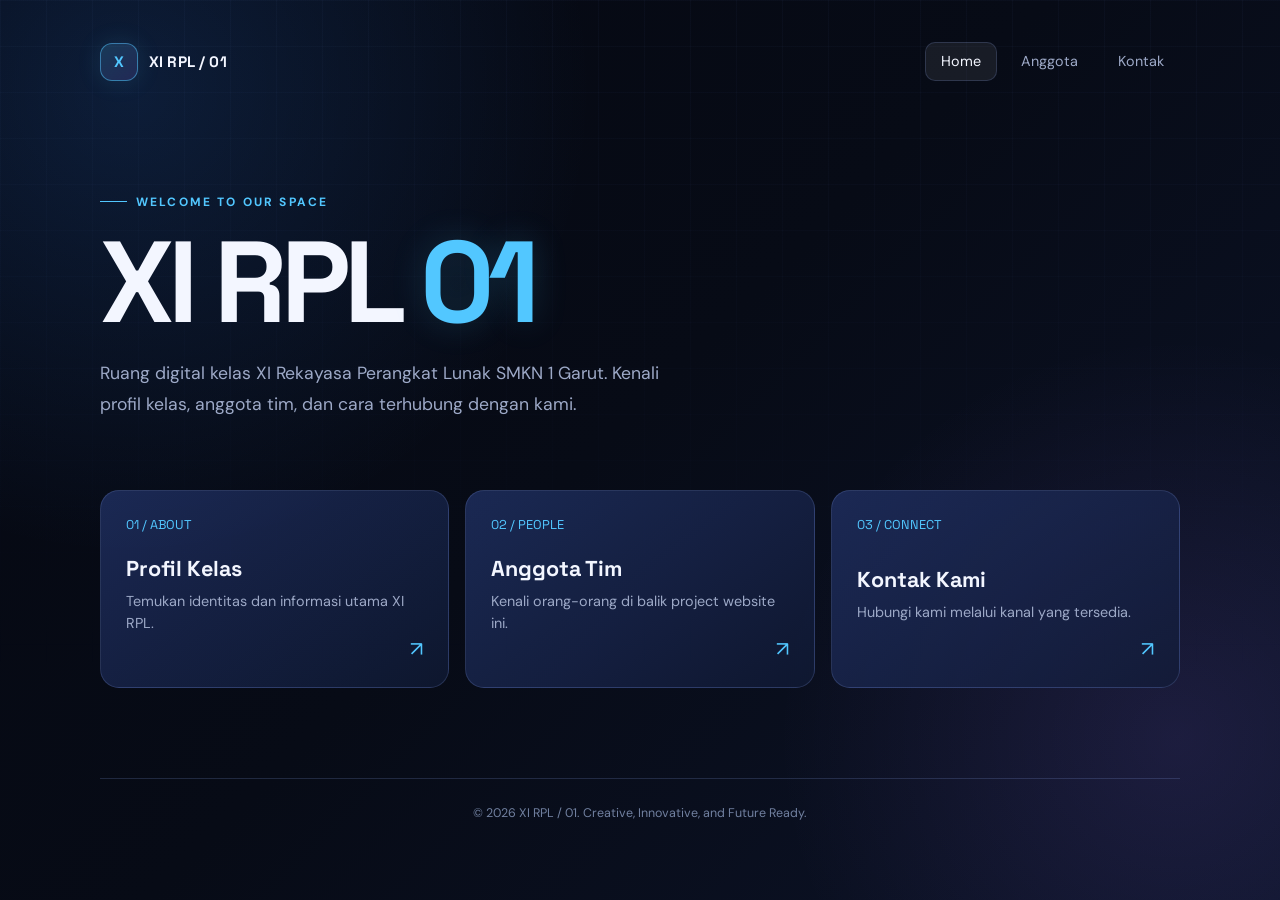
<file: index.html>
<!DOCTYPE html>
<html lang="id">
<head>
    <meta charset="UTF-8">
    <meta name="viewport" content="width=device-width, initial-scale=1.0">
    <meta name="description" content="Beranda website profil kelas XI RPL SMKN 1 Garut.">
    <title>XI RPL / 01 | Beranda</title>
    <link rel="preconnect" href="https://fonts.googleapis.com">
    <link rel="preconnect" href="https://fonts.gstatic.com" crossorigin>
    <link href="https://fonts.googleapis.com/css2?family=DM+Sans:wght@400;500;600;700&family=Space+Grotesk:wght@500;600;700&display=swap" rel="stylesheet">
    <style>
        :root {
            --bg: #070b16;
            --panel: rgba(17, 27, 55, .72);
            --line: rgba(151, 177, 255, .18);
            --text: #f3f6ff;
            --muted: #9da9c7;
            --cyan: #52c7ff;
            --violet: #9c72ff;
        }

        * { box-sizing: border-box; }
        html { scroll-behavior: smooth; }
        body {
            min-width: 320px;
            min-height: 100vh;
            margin: 0;
            color: var(--text);
            background:
                radial-gradient(circle at 12% 10%, rgba(52, 137, 255, .18), transparent 30rem),
                radial-gradient(circle at 88% 82%, rgba(156, 114, 255, .14), transparent 26rem),
                linear-gradient(135deg, #050812 0%, var(--bg) 50%, #0c1328 100%);
            font-family: "DM Sans", sans-serif;
            overflow-x: hidden;
        }

        body::before {
            position: fixed;
            inset: 0;
            z-index: -1;
            content: "";
            background-image: linear-gradient(rgba(255,255,255,.025) 1px, transparent 1px), linear-gradient(90deg, rgba(255,255,255,.025) 1px, transparent 1px);
            background-size: 46px 46px;
            mask-image: linear-gradient(to bottom, black, transparent 80%);
        }

        .site-header, main, footer { width: min(1080px, calc(100% - 40px)); margin: 0 auto; }
        .site-header { padding-top: 42px; }
        .nav { display: flex; align-items: center; justify-content: space-between; gap: 24px; }
        .brand { display: inline-flex; align-items: center; gap: 11px; color: var(--text); font-family: "Space Grotesk", sans-serif; font-weight: 700; text-decoration: none; }
        .brand-mark { display: grid; width: 38px; height: 38px; place-items: center; border: 1px solid rgba(82,199,255,.5); border-radius: 12px; color: var(--cyan); background: linear-gradient(145deg, rgba(82,199,255,.18), rgba(156,114,255,.15)); }
        .nav-list { display: flex; gap: 8px; margin: 0; padding: 0; list-style: none; }
        .nav-list a { display: block; padding: 9px 15px; border: 1px solid transparent; border-radius: 10px; color: var(--muted); font-size: .9rem; text-decoration: none; transition: .25s ease; }
        .nav-list a:hover, .nav-list a[aria-current="page"] { border-color: var(--line); color: var(--text); background: rgba(255,255,255,.07); }

        .hero { max-width: 760px; padding: 105px 0 70px; animation: rise .75s ease both; }
        .eyebrow { display: inline-flex; align-items: center; gap: 9px; margin: 0 0 20px; color: var(--cyan); font-size: .75rem; font-weight: 700; letter-spacing: .18em; text-transform: uppercase; }
        .eyebrow::before { width: 27px; height: 1px; content: ""; background: var(--cyan); }
        h1 { max-width: 720px; margin: 0 0 23px; font-family: "Space Grotesk", sans-serif; font-size: clamp(3.4rem, 9vw, 7.5rem); line-height: .92; letter-spacing: -.055em; }
        h1 span { color: var(--cyan); text-shadow: 0 0 35px rgba(82,199,255,.2); }
        .hero-copy { max-width: 570px; margin: 0; color: var(--muted); font-size: 1.1rem; line-height: 1.75; }

        .destination-grid { display: grid; grid-template-columns: repeat(3, 1fr); gap: 16px; padding-bottom: 90px; animation: rise .8s .12s ease both; }
        .destination { display: flex; min-height: 190px; flex-direction: column; justify-content: space-between; padding: 25px; border: 1px solid var(--line); border-radius: 19px; color: var(--text); background: linear-gradient(145deg, rgba(35,52,107,.72), var(--panel)); text-decoration: none; transition: transform .3s ease, border-color .3s ease, box-shadow .3s ease; }
        .destination:hover, .destination:focus-visible { transform: translateY(-7px); border-color: rgba(82,199,255,.55); box-shadow: 0 20px 45px rgba(0,0,0,.28); outline: none; }
        .destination-number { color: var(--cyan); font-family: "Space Grotesk", sans-serif; font-size: .8rem; }
        .destination h2 { margin: 22px 0 8px; font-family: "Space Grotesk", sans-serif; font-size: 1.35rem; }
        .destination p { margin: 0; color: var(--muted); font-size: .9rem; line-height: 1.55; }
        .destination-arrow { align-self: flex-end; color: var(--cyan); font-size: 1.3rem; }
        footer { padding: 26px 0 32px; border-top: 1px solid var(--line); color: #7180a0; font-size: .78rem; text-align: center; }
        @keyframes rise { from { opacity: 0; transform: translateY(18px); } to { opacity: 1; transform: translateY(0); } }

        @media (max-width: 650px) {
            .site-header, main, footer { width: min(100% - 30px, 460px); }
            .site-header { padding-top: 20px; }
            .nav { align-items: flex-start; flex-direction: column; gap: 16px; }
            .nav-list { width: 100%; justify-content: space-between; }
            .nav-list a { padding: 8px 10px; font-size: .82rem; }
            .hero { padding: 70px 0 48px; }
            h1 { font-size: clamp(3.1rem, 16vw, 5rem); }
            .destination-grid { grid-template-columns: 1fr; padding-bottom: 55px; }
        }
        @media (prefers-reduced-motion: reduce) { *, *::before, *::after { animation-duration: .01ms !important; transition-duration: .01ms !important; } }
    </style>
    <link rel="stylesheet" href="styles.css">
</head>
<body>
    <header class="site-header">
        <nav class="nav" aria-label="Navigasi utama">
            <a class="brand" href="index.html" aria-label="Beranda XI RPL">
                <span class="brand-mark" aria-hidden="true">X</span>
                <span>XI RPL / 01</span>
            </a>
            <ul class="nav-list">
                <li><a href="index.html" aria-current="page">Home</a></li>
                <li><a href="anggota.html">Anggota</a></li>
                <li><a href="kontak.html">Kontak</a></li>
            </ul>
        </nav>
    </header>

    <main>
        <section class="hero" aria-labelledby="page-title">
            <p class="eyebrow">Welcome to our space</p>
            <h1 id="page-title">XI RPL <span>01</span></h1>
            <p class="hero-copy">Ruang digital kelas XI Rekayasa Perangkat Lunak SMKN 1 Garut. Kenali profil kelas, anggota tim, dan cara terhubung dengan kami.</p>
        </section>

        <section class="destination-grid" aria-label="Menu utama">
            <a class="destination" href="profil.html">
                <span class="destination-number">01 / ABOUT</span>
                <div><h2>Profil Kelas</h2><p>Temukan identitas dan informasi utama XI RPL.</p></div>
                <span class="destination-arrow" aria-hidden="true">↗</span>
            </a>
            <a class="destination" href="anggota.html">
                <span class="destination-number">02 / PEOPLE</span>
                <div><h2>Anggota Tim</h2><p>Kenali orang-orang di balik project website ini.</p></div>
                <span class="destination-arrow" aria-hidden="true">↗</span>
            </a>
            <a class="destination" href="kontak.html">
                <span class="destination-number">03 / CONNECT</span>
                <div><h2>Kontak Kami</h2><p>Hubungi kami melalui kanal yang tersedia.</p></div>
                <span class="destination-arrow" aria-hidden="true">↗</span>
            </a>
        </section>
    </main>

    <footer>© 2026 XI RPL / 01. Creative, Innovative, and Future Ready.</footer>
</body>
</html>
</file>
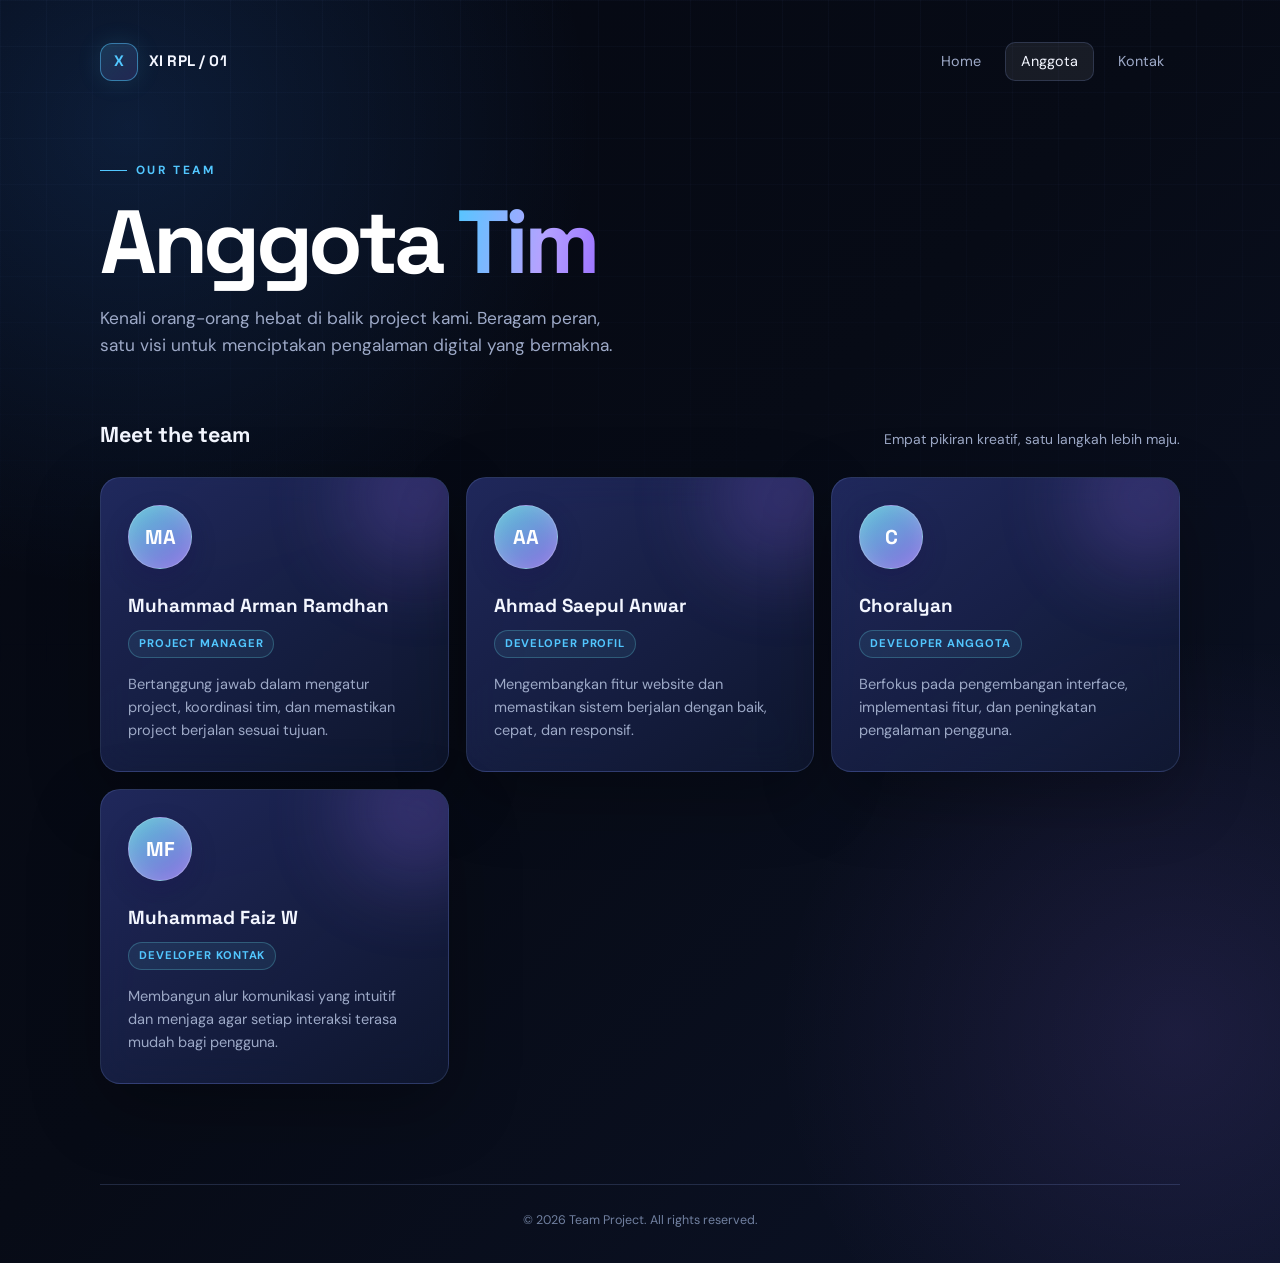
<file: anggota.html>
<!DOCTYPE html>
<html lang="id">
<head>
	<meta charset="UTF-8">
	<meta name="viewport" content="width=device-width, initial-scale=1.0">
	<meta name="description" content="Kenali anggota tim di balik project website XI RPL.">
	<title>Anggota Tim | Team Project</title>
	<link rel="preconnect" href="https://fonts.googleapis.com">
	<link rel="preconnect" href="https://fonts.gstatic.com" crossorigin>
	<link href="https://fonts.googleapis.com/css2?family=DM+Sans:wght@400;500;600;700&family=Space+Grotesk:wght@500;600;700&display=swap" rel="stylesheet">
	<style>
		:root {
			--ink: #f3f6ff;
			--muted: #9da9c7;
			--navy: #070b16;
			--panel: rgba(17, 27, 55, 0.68);
			--line: rgba(151, 177, 255, 0.17);
			--cyan: #52c7ff;
			--violet: #9c72ff;
			--pink: #9c72ff;
			--shadow: 0 24px 70px rgba(0, 0, 0, 0.28);
		}

		* { box-sizing: border-box; }

		html { scroll-behavior: smooth; }

		body {
			min-width: 320px;
			margin: 0;
			color: var(--ink);
			background:
				radial-gradient(circle at 10% 10%, rgba(52, 137, 255, 0.16), transparent 29rem),
				radial-gradient(circle at 92% 82%, rgba(156, 114, 255, 0.12), transparent 25rem),
				linear-gradient(135deg, #050812 0%, var(--navy) 48%, #0c1328 100%);
			font-family: "DM Sans", sans-serif;
			line-height: 1.6;
			overflow-x: hidden;
		}

		body::before {
			position: fixed;
			inset: 0;
			z-index: -3;
			content: "";
			background-image: linear-gradient(rgba(132, 163, 241, 0.035) 1px, transparent 1px),
				linear-gradient(90deg, rgba(132, 163, 241, 0.035) 1px, transparent 1px);
			background-size: 46px 46px;
			mask-image: linear-gradient(to bottom, black, transparent 78%);
		}

		body::after {
			position: fixed;
			inset: 0;
			z-index: -2;
			pointer-events: none;
			content: "";
			opacity: 0.18;
			opacity: 0;
		}

		.blob {
			position: absolute;
			z-index: -1;
			border-radius: 50%;
			filter: blur(4px);
			opacity: 0.5;
			pointer-events: none;
		}

		.blob-one { top: 180px; left: -110px; width: 270px; height: 270px; background: #493aab; }
		.blob-two { top: 470px; right: -100px; width: 250px; height: 250px; background: #166c91; }

		.site-header {
			width: min(100%, 1080px);
			margin: 0 auto;
			padding: 48px 0 0;
			animation: rise-in .7s ease both;
		}

		.nav {
			display: flex;
			align-items: center;
			justify-content: space-between;
			gap: 24px;
		}

		.brand {
			display: inline-flex;
			align-items: center;
			gap: 11px;
			color: var(--ink);
			font-family: "Space Grotesk", sans-serif;
			font-size: 1.05rem;
			font-weight: 700;
			letter-spacing: .01em;
			text-decoration: none;
		}

		.brand-mark {
			display: grid;
			width: 35px;
			height: 35px;
			place-items: center;
			border: 1px solid rgba(255,255,255,.25);
			border-radius: 11px;
			color: var(--navy);
			background: linear-gradient(145deg, var(--cyan), var(--violet));
			box-shadow: 0 5px 22px rgba(104, 228, 242, .23);
			font-family: "Space Grotesk", sans-serif;
		}

		.nav-list {
			display: flex;
			gap: 8px;
			margin: 0;
			padding: 0;
			list-style: none;
		}

		.nav-list a {
			display: block;
			padding: 9px 15px;
			border: 1px solid transparent;
			border-radius: 10px;
			color: var(--muted);
			font-size: .9rem;
			text-decoration: none;
			transition: color .3s ease, background .3s ease, border-color .3s ease;
		}

		.nav-list a:hover,
		.nav-list a[aria-current="page"] {
			border-color: var(--line);
			color: var(--ink);
			background: rgba(255,255,255,.07);
		}

		main { width: min(1120px, calc(100% - 40px)); margin: 0 auto; }

		.hero {
			position: relative;
			max-width: 750px;
			padding: 72px 0 58px;
			animation: rise-in .8s .08s ease both;
		}

		.eyebrow {
			display: inline-flex;
			align-items: center;
			gap: 9px;
			margin: 0 0 19px;
			color: var(--cyan);
			font-size: .74rem;
			font-weight: 700;
			letter-spacing: .2em;
		}

		.eyebrow::before {
			width: 27px;
			height: 1px;
			content: "";
			background: var(--cyan);
		}

		h1, h2, p { margin-top: 0; }

		h1 {
			max-width: 700px;
			margin-bottom: 18px;
			color: white;
			font-family: "Space Grotesk", sans-serif;
			font-size: clamp(3rem, 7vw, 5.9rem);
			line-height: .98;
			letter-spacing: -.05em;
		}

		h1 span {
			color: transparent;
			background: linear-gradient(100deg, var(--cyan), #b4a2ff 60%, var(--pink));
			background-clip: text;
			-webkit-background-clip: text;
		}

		.hero-copy { max-width: 520px; margin-bottom: 0; color: var(--muted); font-size: 1.08rem; }

		.team-section { padding-bottom: 100px; }

		.section-heading {
			display: flex;
			align-items: end;
			justify-content: space-between;
			gap: 20px;
			margin-bottom: 24px;
		}

		.section-heading h2 { margin-bottom: 0; font-family: "Space Grotesk", sans-serif; font-size: 1.35rem; }
		.section-heading p { margin-bottom: 2px; color: var(--muted); font-size: .87rem; }

		.team-grid {
			display: grid;
			grid-template-columns: repeat(3, minmax(0, 1fr));
			gap: 17px;
		}

		.member-card {
			position: relative;
			min-height: 295px;
			padding: 27px;
			overflow: hidden;
			border: 1px solid var(--line);
			border-radius: 20px;
			background: linear-gradient(145deg, rgba(42, 52, 119, .72), var(--panel));
			box-shadow: var(--shadow);
			backdrop-filter: blur(18px);
			transition: transform .3s ease, border-color .3s ease, box-shadow .3s ease;
			animation: card-in .7s ease both;
		}

		.member-card:nth-child(2) { animation-delay: .12s; }
		.member-card:nth-child(3) { animation-delay: .24s; }
		.member-card:nth-child(4) { animation-delay: .36s; }

		.member-card::before {
			position: absolute;
			top: -55px;
			right: -45px;
			width: 150px;
			height: 150px;
			border-radius: 50%;
			content: "";
			background: var(--violet);
			filter: blur(42px);
			opacity: .23;
			transition: opacity .3s ease;
		}

		.member-card:hover {
			border-color: rgba(104, 228, 242, .56);
			box-shadow: 0 26px 65px rgba(5, 5, 25, .42), 0 0 26px rgba(104, 228, 242, .1);
			transform: translateY(-8px);
		}

		.member-card:hover::before { opacity: .5; }

		.avatar {
			display: grid;
			width: 64px;
			height: 64px;
			margin-bottom: 22px;
			place-items: center;
			border: 1px solid rgba(255,255,255,.28);
			border-radius: 50%;
			color: #fff;
			background: linear-gradient(145deg, rgba(104, 228, 242, .82), rgba(156, 124, 255, .82));
			box-shadow: inset 0 0 18px rgba(255,255,255,.18), 0 10px 24px rgba(25, 16, 81, .3);
			font-family: "Space Grotesk", sans-serif;
			font-size: 1.25rem;
			font-weight: 700;
		}

		.member-card h3 { position: relative; margin-bottom: 8px; font-family: "Space Grotesk", sans-serif; font-size: 1.18rem; }

		.role {
			display: inline-block;
			margin-bottom: 15px;
			padding: 4px 10px;
			border: 1px solid rgba(104, 228, 242, .25);
			border-radius: 100px;
			color: var(--cyan);
			background: rgba(104, 228, 242, .08);
			font-size: .7rem;
			font-weight: 700;
			letter-spacing: .08em;
			text-transform: uppercase;
		}

		.member-card p { position: relative; margin-bottom: 0; color: var(--muted); font-size: .91rem; }

		footer {
			padding: 25px 20px;
			border-top: 1px solid var(--line);
			color: #7f8daf;
			font-size: .78rem;
			text-align: center;
		}

		@keyframes rise-in { from { opacity: 0; transform: translateY(18px); } to { opacity: 1; transform: translateY(0); } }
		@keyframes card-in { from { opacity: 0; transform: translateY(24px); } to { opacity: 1; transform: translateY(0); } }

		@media (max-width: 820px) {
			.team-grid { grid-template-columns: repeat(2, minmax(0, 1fr)); }
			.hero { padding-top: 58px; }
		}

		@media (max-width: 560px) {
			.site-header, main { width: min(100% - 30px, 460px); }
			.site-header { padding-top: 18px; }
			.nav { align-items: flex-start; flex-direction: column; gap: 16px; }
			.nav-list { width: 100%; justify-content: space-between; }
			.nav-list a { padding: 8px 10px; font-size: .82rem; }
			.hero { padding: 57px 0 48px; }
			h1 { font-size: clamp(2.85rem, 16vw, 4.4rem); }
			.hero-copy { font-size: .98rem; }
			.section-heading { align-items: flex-start; flex-direction: column; gap: 7px; }
			.team-grid { grid-template-columns: 1fr; }
			.member-card { min-height: 0; }
		}

		@media (prefers-reduced-motion: reduce) {
			*, *::before, *::after { scroll-behavior: auto !important; animation-duration: .01ms !important; transition-duration: .01ms !important; }
		}

		/* Shared contact-page theme */
		body {
			color: #f3f6ff;
			background:
				radial-gradient(circle at 10% 10%, rgba(52, 137, 255, 0.16), transparent 29rem),
				radial-gradient(circle at 92% 82%, rgba(156, 114, 255, 0.12), transparent 25rem),
				linear-gradient(135deg, #050812 0%, #070b16 48%, #0c1328 100%);
		}

		body::before {
			background: linear-gradient(rgba(132, 163, 241, 0.035) 1px, transparent 1px),
				linear-gradient(90deg, rgba(132, 163, 241, 0.035) 1px, transparent 1px);
			background-size: 46px 46px;
			mask-image: linear-gradient(to bottom, black, transparent 78%);
		}

		body::after,
		.blob {
			display: none;
		}

		.site-header {
			width: min(100%, 1080px);
			padding: 48px 0 0;
		}

		.brand {
			color: #f3f6ff;
			font-size: .95rem;
			font-weight: 600;
			letter-spacing: .04em;
		}

		.brand-mark {
			width: 38px;
			height: 38px;
			border-color: rgba(82, 199, 255, 0.5);
			border-radius: 12px;
			color: #52c7ff;
			background: linear-gradient(145deg, rgba(82, 199, 255, 0.18), rgba(156, 114, 255, 0.15));
			box-shadow: 0 0 24px rgba(82, 199, 255, 0.13);
		}

		.nav-list a:hover,
		.nav-list a[aria-current="page"] {
			border-color: rgba(151, 177, 255, 0.17);
			color: #f3f6ff;
		}
	</style>
	<link rel="stylesheet" href="styles.css">
</head>
<body>
	<div class="blob blob-one" aria-hidden="true"></div>
	<div class="blob blob-two" aria-hidden="true"></div>

	<header class="site-header">
		<nav class="nav" aria-label="Navigasi utama">
			<a class="brand" href="index.html">
				<span class="brand-mark" aria-hidden="true">X</span>
				<span>XI RPL / 01</span>
			</a>
			<ul class="nav-list">
				<li><a href="index.html">Home</a></li>
				<li><a href="anggota.html" aria-current="page">Anggota</a></li>
				<li><a href="kontak.html">Kontak</a></li>
			</ul>
		</nav>
	</header>

	<main>
		<section class="hero" aria-labelledby="page-title">
			<p class="eyebrow">OUR TEAM</p>
			<h1 id="page-title">Anggota <span>Tim</span></h1>
			<p class="hero-copy">Kenali orang-orang hebat di balik project kami. Beragam peran, satu visi untuk menciptakan pengalaman digital yang bermakna.</p>
		</section>

		<section class="team-section" aria-labelledby="team-heading">
			<div class="section-heading">
				<h2 id="team-heading">Meet the team</h2>
				<p>Empat pikiran kreatif, satu langkah lebih maju.</p>
			</div>
			<div class="team-grid">
				<article class="member-card">
					<div class="avatar" aria-hidden="true">MA</div>
					<h3>Muhammad Arman Ramdhan</h3>
					<span class="role">Project Manager</span>
					<p>Bertanggung jawab dalam mengatur project, koordinasi tim, dan memastikan project berjalan sesuai tujuan.</p>
				</article>
				<article class="member-card">
					<div class="avatar" aria-hidden="true">AA</div>
					<h3>Ahmad Saepul Anwar</h3>
					<span class="role">Developer Profil</span>
					<p>Mengembangkan fitur website dan memastikan sistem berjalan dengan baik, cepat, dan responsif.</p>
				</article>
				<article class="member-card">
					<div class="avatar" aria-hidden="true">C</div>
					<h3>Choralyan</h3>
					<span class="role">Developer Anggota</span>
					<p>Berfokus pada pengembangan interface, implementasi fitur, dan peningkatan pengalaman pengguna.</p>
				</article>
				<article class="member-card">
					<div class="avatar" aria-hidden="true">MF</div>
					<h3>Muhammad Faiz W</h3>
					<span class="role">Developer Kontak</span>
					<p>Membangun alur komunikasi yang intuitif dan menjaga agar setiap interaksi terasa mudah bagi pengguna.</p>
				</article>
			</div>
		</section>
	</main>

	<footer>© 2026 Team Project. All rights reserved.</footer>
</body>
</html>
</file>
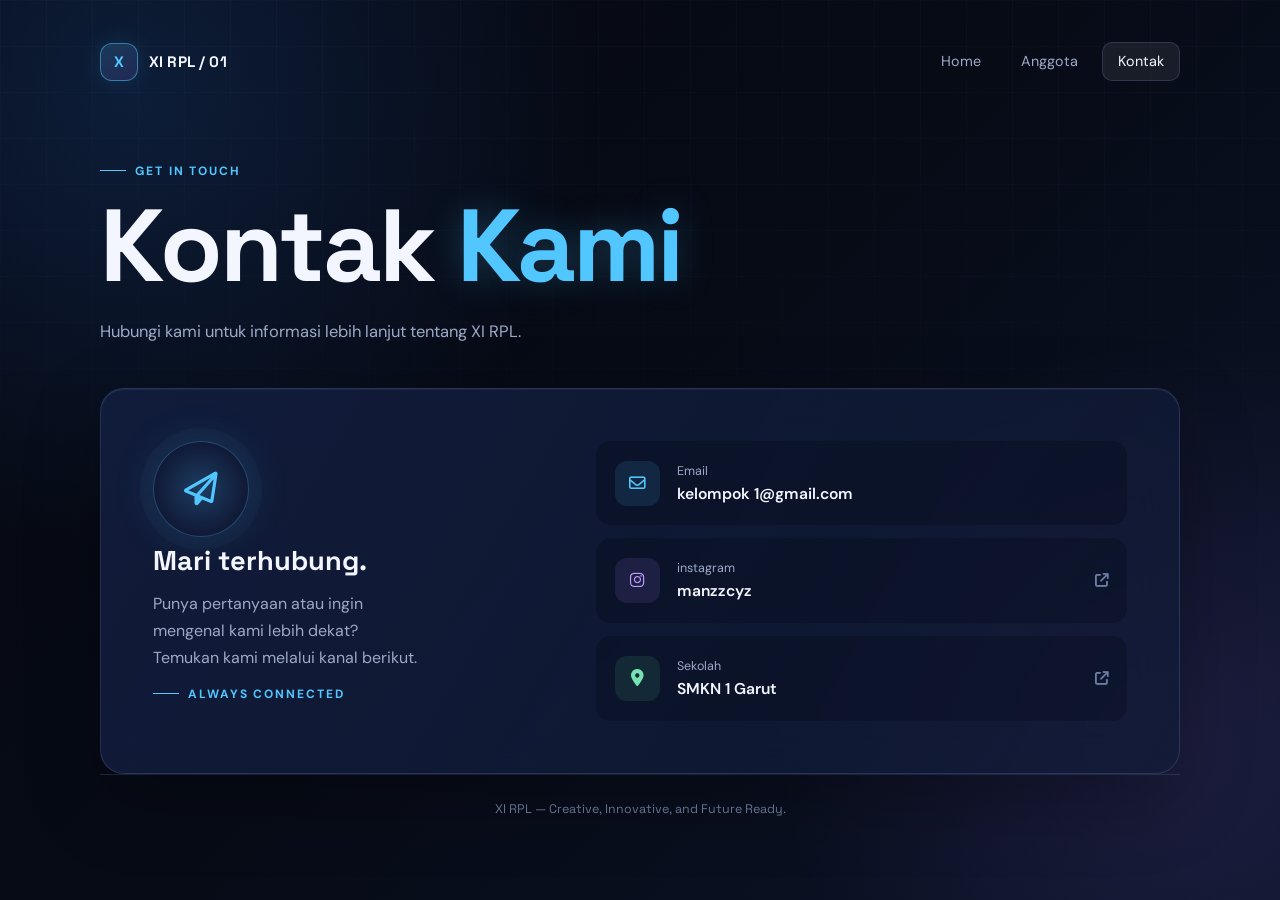
<file: kontak.html>
<!DOCTYPE html>
<html lang="id">
<head>
	<meta charset="UTF-8">
	<meta name="viewport" content="width=device-width, initial-scale=1.0">
	<meta name="description" content="Halaman kontak XI RPL SMKN 1 Garut.">
	<title>Kontak Kami | XI RPL SMKN 1 Garut</title>

	<link rel="preconnect" href="https://fonts.googleapis.com">
	<link rel="preconnect" href="https://fonts.gstatic.com" crossorigin>
	<link href="https://fonts.googleapis.com/css2?family=DM+Sans:wght@400;500;600;700&family=Space+Grotesk:wght@500;600;700&display=swap" rel="stylesheet">
	<link rel="stylesheet" href="https://cdnjs.cloudflare.com/ajax/libs/font-awesome/6.5.2/css/all.min.css">

	<style>
		:root {
			--ink: #070b16;
			--navy: #0d1630;
			--panel: rgba(17, 27, 55, 0.68);
			--line: rgba(151, 177, 255, 0.17);
			--text: #f3f6ff;
			--muted: #9da9c7;
			--blue: #52c7ff;
			--blue-deep: #3489ff;
			--violet: #9c72ff;
		}

		* { box-sizing: border-box; }

		html { scroll-behavior: smooth; }

		body {
			min-height: 100vh;
			margin: 0;
			color: var(--text);
			background:
				radial-gradient(circle at 10% 10%, rgba(52, 137, 255, 0.16), transparent 29rem),
				radial-gradient(circle at 92% 82%, rgba(156, 114, 255, 0.12), transparent 25rem),
				linear-gradient(135deg, #050812 0%, var(--ink) 48%, #0c1328 100%);
			font-family: "DM Sans", sans-serif;
			overflow-x: hidden;
		}

		body::before {
			position: fixed;
			inset: 0;
			z-index: -1;
			background-image: linear-gradient(rgba(132, 163, 241, 0.035) 1px, transparent 1px),
				linear-gradient(90deg, rgba(132, 163, 241, 0.035) 1px, transparent 1px);
			background-size: 46px 46px;
			content: "";
			mask-image: linear-gradient(to bottom, black, transparent 78%);
		}

		.page-shell {
			display: flex;
			min-height: 100vh;
			align-items: center;
			justify-content: center;
			padding: 48px 20px;
		}

		.contact-wrap { width: min(100%, 1080px); }

		.topbar {
			margin-bottom: 74px;
			animation: rise 0.7s ease both;
		}

		.nav {
			display: flex;
			align-items: center;
			justify-content: space-between;
			gap: 24px;
		}

		.brand {
			display: inline-flex;
			gap: 12px;
			align-items: center;
			color: var(--text);
			font-family: "Space Grotesk", sans-serif;
			font-size: 0.95rem;
			font-weight: 600;
			letter-spacing: 0.04em;
			text-decoration: none;
		}

		.nav-list {
			display: flex;
			gap: 8px;
			margin: 0;
			padding: 0;
			list-style: none;
		}

		.nav-list a {
			display: block;
			padding: 9px 15px;
			border: 1px solid transparent;
			border-radius: 10px;
			color: var(--muted);
			font-size: .9rem;
			text-decoration: none;
			transition: color .3s ease, background .3s ease, border-color .3s ease;
		}

		.nav-list a:hover,
		.nav-list a[aria-current="page"] {
			border-color: var(--line);
			color: var(--text);
			background: rgba(255,255,255,.07);
		}

		.brand-mark {
			display: grid;
			width: 38px;
			height: 38px;
			place-items: center;
			border: 1px solid rgba(82, 199, 255, 0.5);
			border-radius: 12px;
			color: var(--blue);
			background: linear-gradient(145deg, rgba(82, 199, 255, 0.18), rgba(156, 114, 255, 0.15));
			box-shadow: 0 0 24px rgba(82, 199, 255, 0.13);
		}

		.status {
			display: inline-flex;
			gap: 8px;
			align-items: center;
			color: var(--muted);
			font-size: 0.78rem;
		}

		.status::before {
			width: 7px;
			height: 7px;
			border-radius: 50%;
			background: #67e8a4;
			box-shadow: 0 0 12px #67e8a4;
			content: "";
		}

		.hero {
			max-width: 690px;
			margin-bottom: 42px;
			animation: rise 0.8s 0.1s ease both;
		}

		.eyebrow {
			display: inline-flex;
			gap: 9px;
			align-items: center;
			margin: 0 0 19px;
			color: var(--blue);
			font-size: 0.75rem;
			font-weight: 700;
			letter-spacing: 0.16em;
			text-transform: uppercase;
		}

		.eyebrow::before { width: 26px; height: 1px; background: var(--blue); content: ""; }

		h1 {
			max-width: 650px;
			margin: 0;
			font-family: "Space Grotesk", sans-serif;
			font-size: clamp(3.1rem, 8vw, 6.7rem);
			line-height: 0.94;
			letter-spacing: -0.03em;
		}

		h1 span {
			color: var(--blue);
			text-shadow: 0 0 35px rgba(82, 199, 255, 0.26);
		}

		.subtitle {
			max-width: 475px;
			margin: 24px 0 0;
			color: var(--muted);
			font-size: 1.03rem;
			line-height: 1.7;
		}

		.contact-card {
			display: grid;
			grid-template-columns: 0.85fr 1.15fr;
			gap: 50px;
			padding: clamp(25px, 5vw, 52px);
			border: 1px solid var(--line);
			border-radius: 24px;
			background: linear-gradient(120deg, rgba(19, 31, 65, 0.84), var(--panel));
			box-shadow: 0 26px 75px rgba(0, 0, 0, 0.28), inset 0 1px rgba(255, 255, 255, 0.05);
			backdrop-filter: blur(22px);
			animation: rise 0.8s 0.2s ease both;
		}

		.card-intro {
			display: flex;
			flex-direction: column;
			justify-content: space-between;
			min-height: 280px;
		}

		.card-intro h2 { margin: 0 0 12px; font-family: "Space Grotesk", sans-serif; font-size: 1.7rem; }
		.card-intro p { max-width: 270px; margin: 0; color: var(--muted); line-height: 1.7; }

		.orbit {
			display: grid;
			width: 96px;
			height: 96px;
			margin-bottom: 6px;
			place-items: center;
			border: 1px solid rgba(82, 199, 255, 0.28);
			border-radius: 50%;
			color: var(--blue);
			font-size: 2.1rem;
			background: radial-gradient(circle, rgba(82, 199, 255, 0.2), transparent 68%);
			box-shadow: 0 0 0 13px rgba(82, 199, 255, 0.035), 0 0 45px rgba(82, 199, 255, 0.12);
		}

		.contact-list { display: grid; gap: 13px; }

		.contact-item {
			display: flex;
			min-height: 82px;
			gap: 17px;
			align-items: center;
			padding: 16px 18px;
			border: 1px solid transparent;
			border-radius: 15px;
			color: var(--text);
			background: rgba(5, 10, 25, 0.34);
			text-decoration: none;
			transition: border-color 0.25s ease, background 0.25s ease, transform 0.25s ease, box-shadow 0.25s ease;
		}

		.contact-item:hover, .contact-item:focus-visible {
			border-color: rgba(82, 199, 255, 0.42);
			background: rgba(32, 55, 108, 0.44);
			box-shadow: 0 10px 26px rgba(0, 0, 0, 0.18);
			outline: none;
			transform: translateY(-3px);
		}

		.icon-box {
			display: grid;
			width: 45px;
			height: 45px;
			flex: 0 0 45px;
			place-items: center;
			border-radius: 12px;
			color: var(--blue);
			background: rgba(82, 199, 255, 0.11);
			font-size: 1.05rem;
		}

		.contact-item:nth-child(2) .icon-box { color: #c09cff; background: rgba(156, 114, 255, 0.12); }
		.contact-item:nth-child(3) .icon-box { color: #75e3b1; background: rgba(103, 232, 164, 0.1); }
		.contact-copy { min-width: 0; }
		.contact-label { display: block; margin-bottom: 4px; color: var(--muted); font-size: 0.78rem; }
		.contact-value { display: block; overflow: hidden; font-size: 0.98rem; font-weight: 600; text-overflow: ellipsis; white-space: nowrap; }
		.arrow { margin-left: auto; color: #6d7da5; font-size: 0.84rem; }

		.signature {
			margin: 31px 0 0;
			color: #8190b3;
			font-family: "Space Grotesk", sans-serif;
			font-size: 0.84rem;
			letter-spacing: 0.08em;
			text-align: center;
		}

		@keyframes rise { from { opacity: 0; transform: translateY(18px); } to { opacity: 1; transform: translateY(0); } }
		@media (max-width: 700px) {
			.page-shell { padding: 28px 17px 36px; align-items: flex-start; }
			.topbar { margin-bottom: 62px; }
			.status { display: none; }
			.nav { align-items: flex-start; flex-direction: column; gap: 16px; }
			.nav-list { width: 100%; justify-content: space-between; }
			.nav-list a { padding: 8px 10px; font-size: .82rem; }
			.contact-card { grid-template-columns: 1fr; gap: 30px; }
			.card-intro { min-height: auto; gap: 24px; }
			.orbit { width: 72px; height: 72px; font-size: 1.55rem; }
			.contact-item { padding: 14px; }
		}
		@media (prefers-reduced-motion: reduce) {
			*, *::before, *::after { animation-duration: 0.01ms !important; transition-duration: 0.01ms !important; }
		}
	</style>
	<link rel="stylesheet" href="styles.css">
</head>
<body>
	<main class="page-shell">
		<div class="contact-wrap">
			<header class="topbar">
				<nav class="nav" aria-label="Navigasi utama">
					<a class="brand" href="index.html" aria-label="Kembali ke beranda XI RPL">
						<span class="brand-mark">X</span>
						<span>XI RPL / 01</span>
					</a>
					<ul class="nav-list">
						<li><a href="index.html">Home</a></li>
						<li><a href="anggota.html">Anggota</a></li>
						<li><a href="kontak.html" aria-current="page">Kontak</a></li>
					</ul>
				</nav>
			</header>

			<section class="hero" aria-labelledby="page-title">
				<p class="eyebrow">Get in touch</p>
				<h1 id="page-title">Kontak <span>Kami</span></h1>
				<p class="subtitle">Hubungi kami untuk informasi lebih lanjut tentang XI RPL.</p>
			</section>

			<section class="contact-card" aria-labelledby="contact-title">
				<div class="card-intro">
					<div>
						<div class="orbit" aria-hidden="true"><i class="fa-regular fa-paper-plane"></i></div>
						<h2 id="contact-title">Mari terhubung.</h2>
						<p>Punya pertanyaan atau ingin mengenal kami lebih dekat? Temukan kami melalui kanal berikut.</p>
					</div>
					<span class="eyebrow" aria-hidden="true">Always connected</span>
				</div>

				<div class="contact-list">
					<div class="contact-item">
						<span class="icon-box"><i class="fa-regular fa-envelope" aria-hidden="true"></i></span>
						<span class="contact-copy"><span class="contact-label">Email</span><span class="contact-value">kelompok 1@gmail.com</span></span>
					</div>
					<a class="contact-item" href="https://www.instagram.com/manzzcyz" target="_blank" rel="noopener noreferrer">
						<span class="icon-box"><i class="fa-brands fa-instagram" aria-hidden="true"></i></span>
						<span class="contact-copy"><span class="contact-label">instagram</span><span class="contact-value">manzzcyz</span></span>
						<i class="fa-solid fa-arrow-up-right-from-square arrow" aria-hidden="true"></i>
					</a>
					<a class="contact-item" href="https://www.google.com/maps/search/?api=1&query=SMKN+1+Garut" target="_blank" rel="noopener noreferrer">
						<span class="icon-box"><i class="fa-solid fa-location-dot" aria-hidden="true"></i></span>
						<span class="contact-copy"><span class="contact-label">Sekolah</span><span class="contact-value">SMKN 1 Garut</span></span>
						<i class="fa-solid fa-arrow-up-right-from-square arrow" aria-hidden="true"></i>
					</a>
				</div>
			</section>

			<p class="signature">XI RPL &mdash; Creative, Innovative, and Future Ready.</p>
		</div>
	</main>

	<script>
		document.querySelectorAll('a.contact-item').forEach(function (item) {
			item.addEventListener('click', function () {
				item.classList.add('is-visited');
				window.setTimeout(function () { item.classList.remove('is-visited'); }, 500);
			});
		});
	</script>
</body>
</html>
</file>
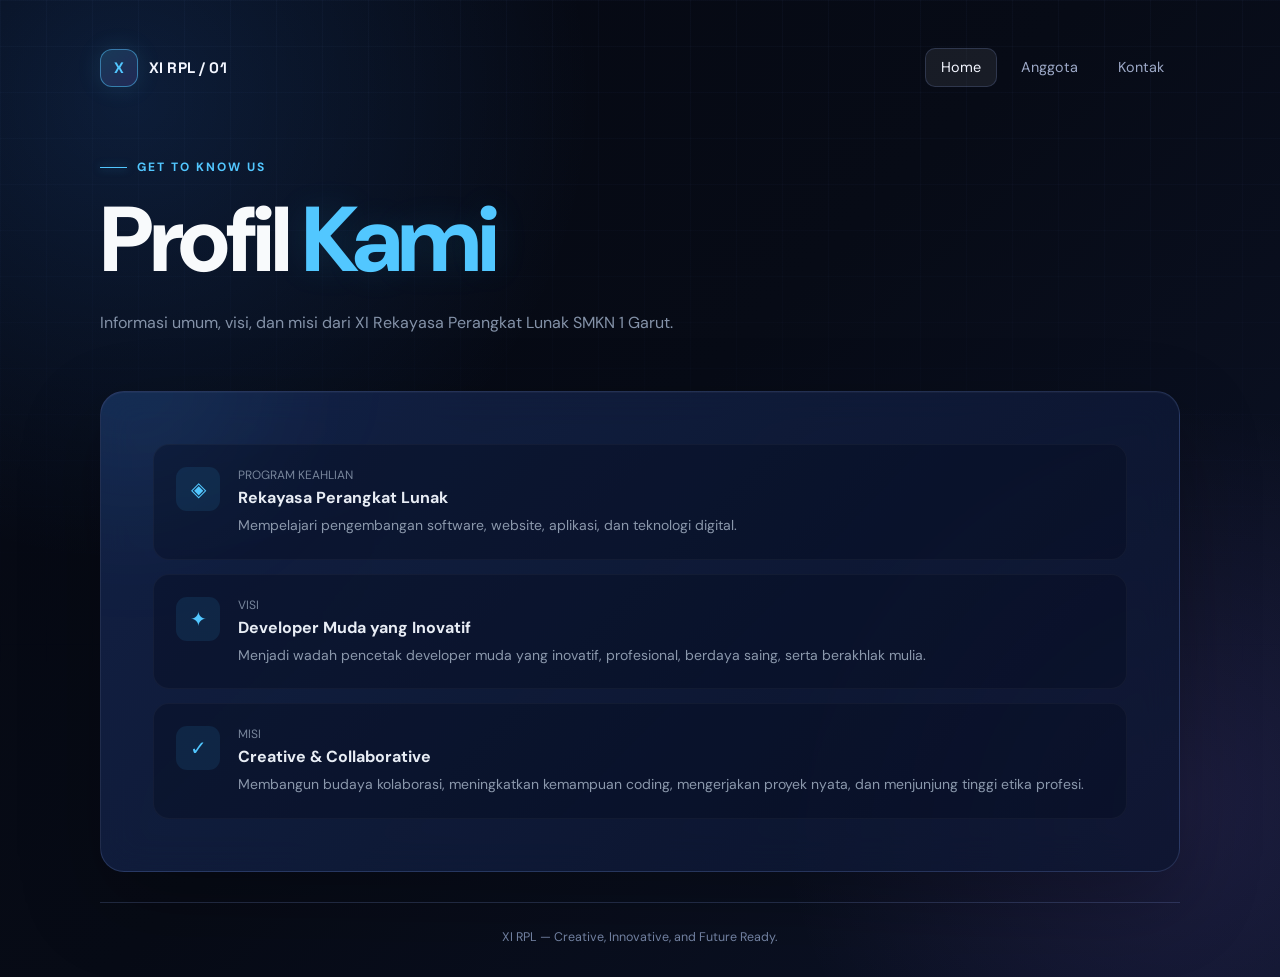
<file: profil.html>
<!DOCTYPE html>
<html lang="id">
<head>
    <meta charset="UTF-8">
    <meta name="viewport" content="width=device-width, initial-scale=1.0">
    <title>Profil - XI RPL SMKN 1 Garut</title>

    <link rel="preconnect" href="https://fonts.googleapis.com">
    <link rel="preconnect" href="https://fonts.gstatic.com" crossorigin>
    <link href="https://fonts.googleapis.com/css2?family=DM+Sans:wght@400;500;600;700&family=Space+Grotesk:wght@500;600;700&display=swap" rel="stylesheet">

    <style>
        * {
            margin: 0;
            padding: 0;
            box-sizing: border-box;
        }

        :root {
            --bg: #070b16;
            --bg-card: rgba(17, 27, 55, 0.68);
            --blue: #52c7ff;
            --blue-light: #3489ff;
            --text: #f3f6ff;
            --muted: #9da9c7;
            --border: rgba(151, 177, 255, 0.17);
        }

        html {
            scroll-behavior: smooth;
        }

        body {
            min-height: 100vh;
            font-family: "DM Sans", sans-serif;

            color: var(--text);
            background:
                radial-gradient(circle at 10% 10%, rgba(52, 137, 255, 0.16), transparent 29rem),
                radial-gradient(circle at 92% 82%, rgba(156, 114, 255, 0.12), transparent 25rem),
                linear-gradient(135deg, #050812 0%, var(--bg) 48%, #0c1328 100%);

            position: relative;
            overflow-x: hidden;
        }

        /* Grid Background */
        body::before {
            content: "";
            position: fixed;
            inset: 0;
            pointer-events: none;

            background-image:
                linear-gradient(
                    rgba(255, 255, 255, 0.025) 1px,
                    transparent 1px
                ),
                linear-gradient(
                    90deg,
                    rgba(255, 255, 255, 0.025) 1px,
                    transparent 1px
                );

            background-size: 46px 46px;
            mask-image: linear-gradient(to bottom, black, transparent 78%);
        }

        /* Ambient glow */
        body::after {
            content: "";
            position: fixed;
            width: 0;
            height: 0;
            pointer-events: none;
        }

        /* =========================
           HEADER
        ========================= */

        header {
            width: min(100%, 1080px);
            margin: auto;
            padding: 48px 0 0;
        }

        .brand {
            display: inline-flex;
            align-items: center;
            gap: 11px;
            color: var(--text);
            font-family: "Space Grotesk", sans-serif;
            font-size: 1.05rem;
            font-weight: 700;
            text-decoration: none;
        }

        .brand-icon {
            display: grid;
            width: 38px;
            height: 38px;
            place-items: center;
            border: 1px solid rgba(82, 199, 255, 0.5);
            border-radius: 12px;
            color: var(--blue);
            background: linear-gradient(145deg, rgba(82, 199, 255, 0.18), rgba(156, 114, 255, 0.15));
            box-shadow: 0 0 24px rgba(82, 199, 255, 0.13);
            font-family: "Space Grotesk", sans-serif;
        }

        .status {
            display: inline-flex;
            gap: 8px;
            align-items: center;
            color: var(--muted);
            font-size: .78rem;
        }

        .status-dot {
            width: 7px;
            height: 7px;
            border-radius: 50%;

            background: #4ade80;
            box-shadow: 0 0 12px #67e8a4;
        }

        /* =========================
           NAVIGATION
        ========================= */

        nav {
            display: flex;
            align-items: center;
            justify-content: space-between;
            gap: 24px;
        }

        .nav-list {
            display: flex;
            gap: 8px;
            margin: 0;
            padding: 0;
            list-style: none;
        }

        .nav-list a {
            display: block;
            padding: 9px 15px;
            border: 1px solid transparent;
            border-radius: 10px;
            color: var(--muted);
            font-size: .9rem;
            text-decoration: none;
            transition: color .3s ease, background .3s ease, border-color .3s ease;
        }

        .nav-list a:hover,
        .nav-list a.active {
            border-color: var(--border);
            color: var(--text);
            background: rgba(255,255,255,.07);
        }

        /* =========================
           MAIN
        ========================= */

        main {
            width: min(1120px, calc(100% - 40px));
            margin: auto;
            padding: 72px 0 30px;

            position: relative;
            z-index: 1;
        }

        .eyebrow {
            display: flex;
            align-items: center;
            gap: 10px;

            color: var(--blue);
            font-size: 12px;
            font-weight: 700;
            letter-spacing: 2px;

            margin-bottom: 20px;
        }

        .eyebrow::before {
            content: "";
            width: 27px;
            height: 1px;
            background: var(--blue);
            box-shadow: 0 0 8px rgba(56, 189, 248, 0.6);
        }

        h1 {
            font-size: clamp(54px, 8vw, 92px);
            line-height: 0.98;
            letter-spacing: -4px;
            font-weight: 800;

            margin-bottom: 24px;

            color: #f8fafc;
        }

        h1 span {
            color: var(--blue);
            text-shadow: 0 0 35px rgba(56, 189, 248, 0.12);
        }

        .description {
            max-width: 680px;

            color: #8492a8;
            font-size: 16px;
            line-height: 1.7;

            margin-bottom: 55px;
        }

        /* =========================
           MAIN CARD
        ========================= */

        .profile-card {
            width: 100%;

            padding: 52px;

            border-radius: 24px;

            background:
                linear-gradient(
                    135deg,
                    rgba(24, 42, 87, 0.72),
                    rgba(11, 20, 46, 0.72)
                );

            border: 1px solid var(--border);

            box-shadow:
                0 30px 80px rgba(0, 0, 0, 0.25),
                inset 0 1px 0 rgba(255, 255, 255, 0.035);

            backdrop-filter: blur(18px);
            -webkit-backdrop-filter: blur(18px);

            position: relative;
            overflow: hidden;
        }

        .profile-card::before {
            content: "";

            position: absolute;
            width: 260px;
            height: 260px;

            top: -150px;
            left: -100px;

            background: rgba(56, 189, 248, 0.08);
            filter: blur(70px);
            border-radius: 50%;
        }

        .profile-grid {
            display: grid;
            grid-template-columns: 1fr;
            gap: 60px;

            position: relative;
            z-index: 1;
        }

        /* =========================
           LEFT SIDE
        ========================= */

        .profile-intro {
            display: flex;
            flex-direction: column;
            justify-content: center;
        }

        .icon-circle {
            width: 96px;
            height: 96px;

            display: flex;
            align-items: center;
            justify-content: center;

            border-radius: 50%;

            color: var(--blue);
            font-size: 38px;

            background:
                radial-gradient(
                    circle,
                    rgba(56, 189, 248, 0.15),
                    rgba(12, 28, 62, 0.85)
                );

            border: 1px solid rgba(56, 189, 248, 0.32);

            box-shadow:
                0 0 0 14px rgba(56, 189, 248, 0.025),
                0 0 35px rgba(56, 189, 248, 0.08);

            margin-bottom: 24px;
        }

        .profile-intro h2 {
            color: #f8fafc;
            font-size: 30px;
            line-height: 1.2;
            margin-bottom: 14px;
        }

        .profile-intro p {
            max-width: 380px;

            color: #8e9bb0;
            font-size: 15px;
            line-height: 1.8;
        }

        .connected {
            display: flex;
            align-items: center;
            gap: 10px;

            margin-top: 25px;

            color: var(--blue);
            font-size: 11px;
            font-weight: 700;
            letter-spacing: 2px;
        }

        .connected::before {
            content: "";
            width: 26px;
            height: 1px;
            background: var(--blue);
        }

        /* =========================
           RIGHT SIDE
        ========================= */

        .info-list {
            display: flex;
            flex-direction: column;
            gap: 14px;
        }

        .info-box {
            display: flex;
            align-items: flex-start;
            gap: 18px;

            padding: 22px;

            border-radius: 16px;

            background: rgba(4, 10, 27, 0.34);
            border: 1px solid rgba(255, 255, 255, 0.035);

            transition:
                transform 0.25s ease,
                border-color 0.25s ease,
                background 0.25s ease;
        }

        .info-box:hover {
            transform: translateX(5px);

            background: rgba(12, 26, 57, 0.55);
            border-color: rgba(56, 189, 248, 0.2);
        }

        .info-icon {
            width: 44px;
            height: 44px;
            flex-shrink: 0;

            display: flex;
            align-items: center;
            justify-content: center;

            border-radius: 11px;

            background: rgba(56, 189, 248, 0.1);
            color: var(--blue);

            font-size: 20px;
        }

        .info-content small {
            display: block;

            color: #77859b;
            font-size: 12px;

            margin-bottom: 4px;
        }

        .info-content h3 {
            color: #e8edf5;
            font-size: 16px;
            font-weight: 700;
        }

        .info-content p {
            color: #8b98ac;
            font-size: 14px;
            line-height: 1.6;
            margin-top: 6px;
        }

        /* =========================
           FOOTER
        ========================= */

        footer {
            width: min(100%, 1080px);
            margin: auto;

            padding: 30px 28px 35px;

            text-align: center;

            color: #526076;
            font-size: 12px;
            letter-spacing: 1px;

            position: relative;
            z-index: 1;
        }

        /* =========================
           RESPONSIVE
        ========================= */

        @media (max-width: 800px) {

            header {
                padding: 25px 20px 15px;
            }

            .brand {
                font-size: 12px;
            }

            .status {
                font-size: 11px;
            }

            nav {
                padding: 0 20px;
                gap: 18px;
            }

            main {
                padding: 65px 20px 25px;
            }

            h1 {
                letter-spacing: -3px;
            }

            .description {
                margin-bottom: 40px;
            }

            .profile-card {
                padding: 30px 24px;
                border-radius: 20px;
            }

            .profile-grid {
                grid-template-columns: 1fr;
                gap: 40px;
            }

            .profile-intro p {
                max-width: none;
            }
        }

        @media (max-width: 560px) {
            header {
                width: min(100% - 30px, 460px);
                padding-top: 18px;
            }

            nav {
                align-items: flex-start;
                flex-direction: column;
                gap: 16px;
            }

            .nav-list {
                width: 100%;
                justify-content: space-between;
            }

            .nav-list a {
                padding: 8px 10px;
                font-size: .82rem;
            }
        }

        @media (max-width: 480px) {

            .brand-icon {
                width: 35px;
                height: 35px;
            }

            .brand span:last-child {
                font-size: 11px;
            }

            .status {
                display: none;
            }

            nav {
                gap: 15px;
            }

            nav a {
                font-size: 12px;
            }

            main {
                padding-top: 55px;
            }

            h1 {
                font-size: 52px;
                letter-spacing: -2.5px;
            }

            .description {
                font-size: 14px;
            }

            .profile-card {
                padding: 25px 20px;
            }

            .icon-circle {
                width: 80px;
                height: 80px;
                font-size: 30px;
            }

            .profile-intro h2 {
                font-size: 26px;
            }

            .info-box {
                padding: 17px;
                gap: 13px;
            }

            .info-icon {
                width: 40px;
                height: 40px;
            }
        }

        /* Shared contact-page theme */
        body {
            color: #f3f6ff;
            background:
                radial-gradient(circle at 10% 10%, rgba(52, 137, 255, 0.16), transparent 29rem),
                radial-gradient(circle at 92% 82%, rgba(156, 114, 255, 0.12), transparent 25rem),
                linear-gradient(135deg, #050812 0%, #070b16 48%, #0c1328 100%);
        }

        body::before {
            background-image: linear-gradient(rgba(132, 163, 241, 0.035) 1px, transparent 1px),
                linear-gradient(90deg, rgba(132, 163, 241, 0.035) 1px, transparent 1px);
            background-size: 46px 46px;
            mask-image: linear-gradient(to bottom, black, transparent 78%);
        }

        body::after {
            display: none;
        }

        header {
            width: min(100%, 1080px);
            padding: 48px 0 0;
        }

        .brand {
            color: #f3f6ff;
            font-size: .95rem;
            font-weight: 600;
            letter-spacing: .04em;
        }

        .brand-icon {
            width: 38px;
            height: 38px;
            border: 1px solid rgba(82, 199, 255, 0.5);
            border-radius: 12px;
            color: #52c7ff;
            background: linear-gradient(145deg, rgba(82, 199, 255, 0.18), rgba(156, 114, 255, 0.15));
            box-shadow: 0 0 24px rgba(82, 199, 255, 0.13);
        }

        nav {
            width: 100%;
        }

        .nav-list a:hover,
        .nav-list a.active {
            border-color: rgba(151, 177, 255, 0.17);
            color: #f3f6ff;
        }
    </style>
    <link rel="stylesheet" href="styles.css">
</head>

<body>

    <!-- HEADER -->
    <header>
        <nav aria-label="Navigasi utama">
            <a class="brand" href="index.html">
                <span class="brand-icon" aria-hidden="true">X</span>
                <span>XI RPL / 01</span>
            </a>
            <ul class="nav-list">
                <li><a href="index.html" class="active">Home</a></li>
                <li><a href="anggota.html">Anggota</a></li>
                <li><a href="kontak.html">Kontak</a></li>
            </ul>
        </nav>
    </header>


    <!-- MAIN -->
    <main>

        <div class="eyebrow">
            GET TO KNOW US
        </div>

        <h1>
            Profil <span>Kami</span>
        </h1>

        <p class="description">
            Informasi umum, visi, dan misi dari XI Rekayasa Perangkat
            Lunak SMKN 1 Garut.
        </p>


        <!-- PROFILE CARD -->
        <section class="profile-card">

            <div class="profile-grid">

                <div class="info-list">

                    <div class="info-box">

                        <div class="info-icon">
                            ◈
                        </div>

                        <div class="info-content">

                            <small>
                                PROGRAM KEAHLIAN
                            </small>

                            <h3>
                                Rekayasa Perangkat Lunak
                            </h3>

                            <p>
                                Mempelajari pengembangan software,
                                website, aplikasi, dan teknologi digital.
                            </p>

                        </div>

                    </div>


                    <div class="info-box">

                        <div class="info-icon">
                            ✦
                        </div>

                        <div class="info-content">

                            <small>
                                VISI
                            </small>

                            <h3>
                                Developer Muda yang Inovatif
                            </h3>

                            <p>
                                Menjadi wadah pencetak developer muda
                                yang inovatif, profesional, berdaya saing,
                                serta berakhlak mulia.
                            </p>

                        </div>

                    </div>


                    <div class="info-box">

                        <div class="info-icon">
                            ✓
                        </div>

                        <div class="info-content">

                            <small>
                                MISI
                            </small>

                            <h3>
                                Creative & Collaborative
                            </h3>

                            <p>
                                Membangun budaya kolaborasi, meningkatkan
                                kemampuan coding, mengerjakan proyek nyata,
                                dan menjunjung tinggi etika profesi.
                            </p>

                        </div>

                    </div>

                </div>

            </div>

        </section>

    </main>


    <!-- FOOTER -->
    <footer>
        XI RPL — Creative, Innovative, and Future Ready.
    </footer>

</body>
</html>
</file>
<file: styles.css>
/* Shared site foundation and navigation */
:root {
    --site-bg: #070b16;
    --site-panel: rgba(17, 27, 55, .72);
    --site-line: rgba(151, 177, 255, .18);
    --site-text: #f3f6ff;
    --site-muted: #9da9c7;
    --site-cyan: #52c7ff;
}

html { scroll-behavior: smooth; }

body {
    min-width: 320px;
    color: var(--site-text);
    font-family: "DM Sans", sans-serif;
    background:
        radial-gradient(circle at 10% 10%, rgba(52, 137, 255, .16), transparent 29rem),
        radial-gradient(circle at 92% 82%, rgba(156, 114, 255, .12), transparent 25rem),
        linear-gradient(135deg, #050812 0%, var(--site-bg) 48%, #0c1328 100%);
}

body::before {
    background-image:
        linear-gradient(rgba(132, 163, 241, .035) 1px, transparent 1px),
        linear-gradient(90deg, rgba(132, 163, 241, .035) 1px, transparent 1px);
    background-size: 46px 46px;
    mask-image: linear-gradient(to bottom, black, transparent 78%);
}

.site-header,
.topbar {
    width: min(1080px, calc(100% - 40px));
    margin: 0 auto;
    padding: 42px 0 0;
}

.topbar { margin-bottom: 74px; }

.page-shell {
    align-items: flex-start;
    padding: 0 20px 48px;
}

.page-shell .topbar,
.contact-wrap .signature {
    width: 100%;
}

.site-header nav,
.topbar nav,
.site-header .nav,
.topbar .nav {
    display: flex;
    width: 100%;
    min-height: 38px;
    align-items: center;
    justify-content: space-between;
    gap: 24px;
}

.brand {
    display: inline-flex;
    min-height: 38px;
    align-items: center;
    gap: 11px;
    color: var(--site-text) !important;
    font-family: "Space Grotesk", sans-serif;
    font-size: .95rem !important;
    font-weight: 700 !important;
    letter-spacing: .01em !important;
    text-decoration: none;
}

.brand-mark,
.brand-icon {
    display: grid !important;
    width: 38px !important;
    height: 38px !important;
    flex: 0 0 38px;
    place-items: center;
    border: 1px solid rgba(82, 199, 255, .5) !important;
    border-radius: 12px !important;
    color: var(--site-cyan) !important;
    background: linear-gradient(145deg, rgba(82, 199, 255, .18), rgba(156, 114, 255, .15)) !important;
    box-shadow: 0 0 24px rgba(82, 199, 255, .13) !important;
    font-family: "Space Grotesk", sans-serif;
}

.nav-list {
    display: flex;
    gap: 8px;
    margin: 0;
    padding: 0;
    list-style: none;
}

.nav-list a {
    display: block;
    min-height: 39px;
    padding: 9px 15px;
    border: 1px solid transparent;
    border-radius: 10px;
    color: var(--site-muted) !important;
    font-size: .9rem !important;
    line-height: 19px;
    text-decoration: none;
    transition: color .25s ease, background .25s ease, border-color .25s ease;
}

.nav-list a:hover,
.nav-list a:focus-visible,
.nav-list a.active,
.nav-list a[aria-current="page"] {
    border-color: var(--site-line) !important;
    color: var(--site-text) !important;
    background: rgba(255, 255, 255, .07) !important;
    outline: none;
}

.site-header + main,
header + main { width: min(1080px, calc(100% - 40px)); }

footer,
.signature {
    width: min(1080px, calc(100% - 40px));
    margin: 0 auto;
    padding: 26px 20px 32px;
    border-top: 1px solid var(--site-line);
    color: #7180a0;
    font-size: .78rem;
    letter-spacing: 0;
    text-align: center;
}

@media (max-width: 700px) {
    .site-header,
    .topbar,
    .site-header + main,
    header + main,
    footer,
    .signature {
        width: min(100% - 30px, 460px);
    }

    .site-header,
    .topbar { padding-top: 20px; }

    .page-shell { padding: 0 15px 36px; }

    .topbar { margin-bottom: 62px; }

    .site-header nav,
    .topbar nav,
    .site-header .nav,
    .topbar .nav {
        align-items: flex-start;
        flex-direction: column;
        gap: 16px;
    }

    .nav-list { width: 100%; justify-content: space-between; }
    .nav-list a { min-height: 35px; padding: 8px 10px; font-size: .82rem !important; line-height: 17px; }
}

@media (prefers-reduced-motion: reduce) {
    *, *::before, *::after { scroll-behavior: auto !important; }
}
</file>
